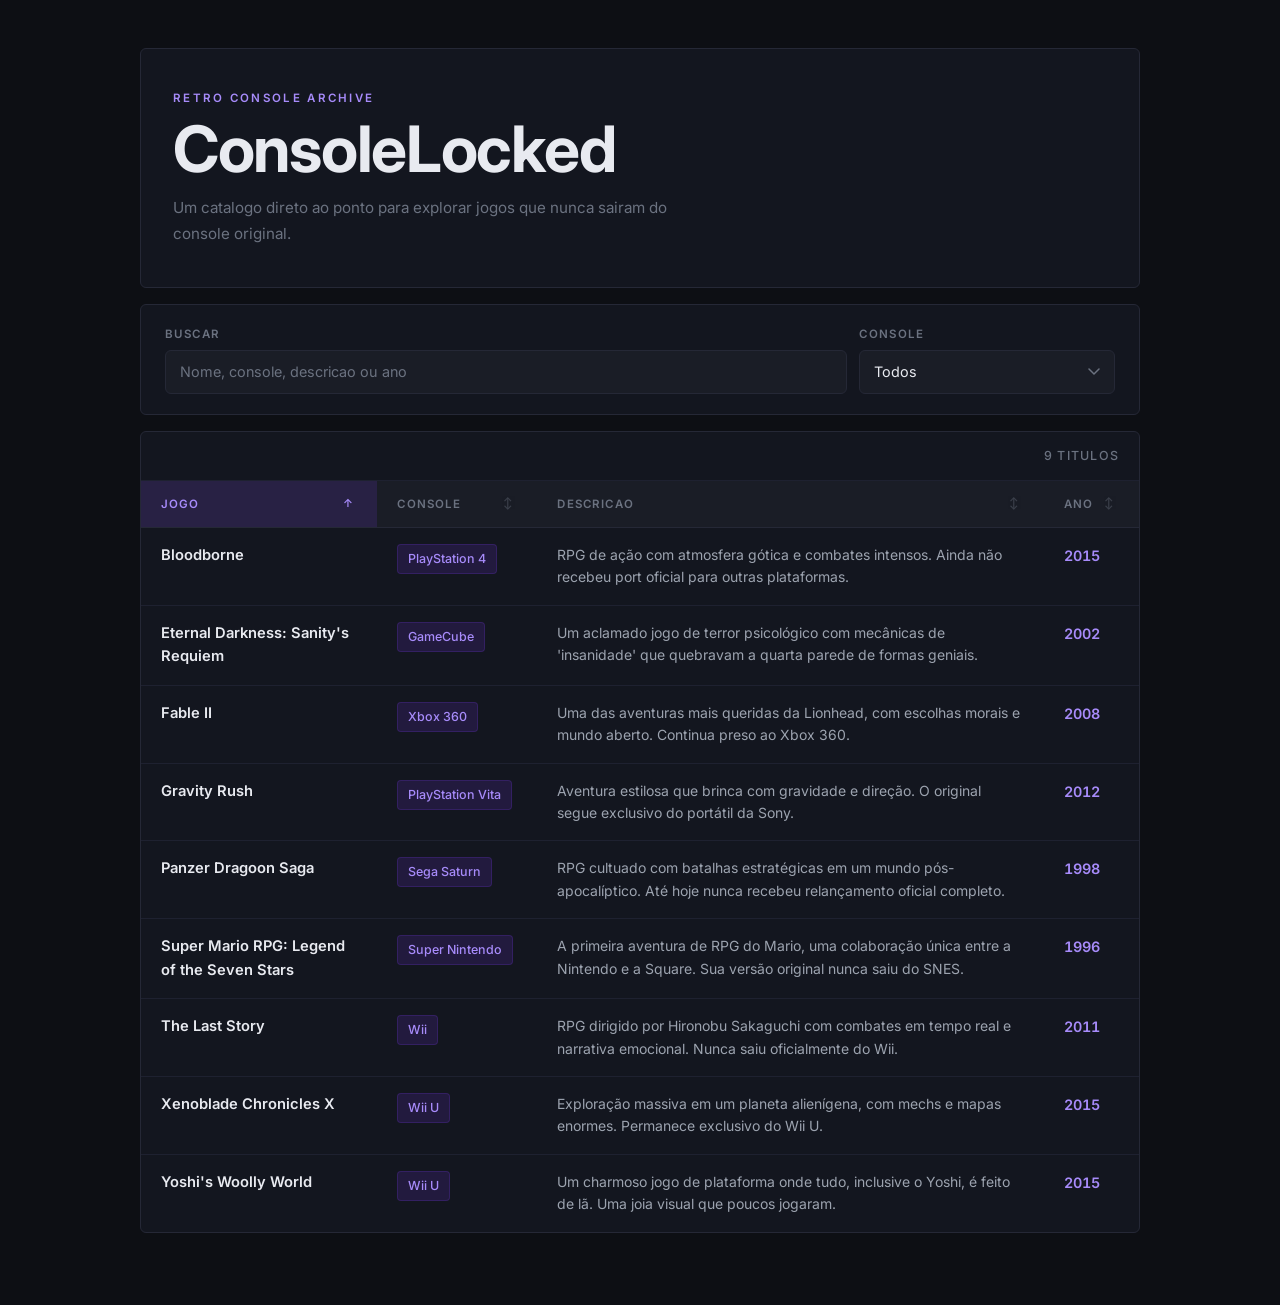
<file: index.html>
<!DOCTYPE html>
<html lang="pt-BR">
<head>
    <meta charset="UTF-8">
    <meta name="viewport" content="width=device-width, initial-scale=1.0">
    <meta name="description" content="Catalogo minimalista de jogos presos aos seus consoles originais.">
    <meta name="theme-color" content="#0d0f14">
    <title>ConsoleLocked</title>
    <link rel="preconnect" href="https://fonts.googleapis.com">
    <link rel="preconnect" href="https://fonts.gstatic.com" crossorigin>
    <link href="https://fonts.googleapis.com/css2?family=Inter:wght@400;500;600;700&display=swap" rel="stylesheet">
    <link rel="stylesheet" href="style.css">
    <link rel="icon" href="data:,">
</head>
<body>
    <main class="app-shell">
        <header class="hero">
            <p class="hero__kicker">Retro Console Archive</p>
            <h1>ConsoleLocked</h1>
            <p class="hero__lede">
                Um catalogo direto ao ponto para explorar jogos que nunca sairam do console original.
            </p>
        </header>

        <section class="filter-panel" aria-label="Filtros do catálogo">
            <label class="field" for="search-input">
                <span>Buscar</span>
                <input id="search-input" type="search" placeholder="Nome, console, descricao ou ano" autocomplete="off">
            </label>

            <label class="field" for="console-filter">
                <span>Console</span>
                <select id="console-filter">
                    <option value="todos">Todos</option>
                </select>
            </label>
        </section>

        <section class="catalog" aria-label="Catálogo de jogos">
            <div class="catalog__meta">
                <p id="results-count" aria-live="polite">0 titulos</p>
            </div>

            <div class="table-shell">
                <table class="game-table" aria-label="Lista de jogos presos em seus consoles originais">
                    <thead>
                        <tr>
                            <th>
                                <button class="sort-button" type="button" data-column="nome">
                                    Jogo
                                    <span class="sort-indicator" aria-hidden="true"></span>
                                </button>
                            </th>
                            <th>
                                <button class="sort-button" type="button" data-column="console">
                                    Console
                                    <span class="sort-indicator" aria-hidden="true"></span>
                                </button>
                            </th>
                            <th>
                                <button class="sort-button" type="button" data-column="descricao">
                                    Descricao
                                    <span class="sort-indicator" aria-hidden="true"></span>
                                </button>
                            </th>
                            <th>
                                <button class="sort-button" type="button" data-column="ano">
                                    Ano
                                    <span class="sort-indicator" aria-hidden="true"></span>
                                </button>
                            </th>
                        </tr>
                    </thead>
                    <tbody id="game-list">
                        <tr>
                            <td colspan="4">Carregando jogos...</td>
                        </tr>
                    </tbody>
                </table>
            </div>
        </section>
    </main>

    <script src="script.js" defer></script>
    <noscript>
        <p style="text-align:center;padding:2rem;font-family:sans-serif;">
            Este site requer JavaScript para exibir o catálogo de jogos. Por favor, habilite o JavaScript no seu navegador.
        </p>
    </noscript>
</body>
</html>
</file>
<file: style.css>
/* ─── Design Tokens ─────────────────────────────────────────────────────── */
:root {
    /* Backgrounds */
    --bg:          #0d0f14;
    --bg-surface:  #13161f;
    --bg-elevated: #1a1d26;
    --bg-hover:    #1f2230;

    /* Borders */
    --border:      #252836;
    --border-soft: #1e2130;

    /* Text */
    --text:        #e8eaf0;
    --text-muted:  #6b7280;
    --text-dim:    #9ca3af;

    /* Accent — roxo vibrante */
    --accent:      #7c3aed;
    --accent-dim:  rgba(124, 58, 237, 0.15);
    --accent-glow: rgba(124, 58, 237, 0.25);
    --accent-border: rgba(124, 58, 237, 0.2);
    --accent-text: #a78bfa;

    /* Misc */
    --radius:      6px;
    --transition:  150ms ease;
}

/* ─── Reset ─────────────────────────────────────────────────────────────── */
*, *::before, *::after {
    box-sizing: border-box;
}

html {
    scroll-behavior: smooth;
}

body {
    margin: 0;
    min-height: 100vh;
    background-color: var(--bg);
    color: var(--text);
    font-family: "Inter", system-ui, -apple-system, sans-serif;
    font-size: 15px;
    line-height: 1.6;
    -webkit-font-smoothing: antialiased;
}

/* ─── Layout Shell ───────────────────────────────────────────────────────── */
.app-shell {
    width: min(1000px, calc(100% - 32px));
    margin: 0 auto;
    padding: 48px 0 72px;
}

/* ─── Hero ───────────────────────────────────────────────────────────────── */
.hero {
    padding: 40px 32px;
    margin-bottom: 16px;
    background: var(--bg-surface);
    border: 1px solid var(--border);
    border-radius: var(--radius);
}

.hero__kicker {
    margin: 0 0 10px;
    color: var(--accent-text);
    font-size: 0.72rem;
    font-weight: 600;
    letter-spacing: 0.2em;
    text-transform: uppercase;
}

.hero h1 {
    margin: 0;
    font-size: clamp(2.2rem, 6vw, 4rem);
    font-weight: 700;
    line-height: 1;
    letter-spacing: -0.02em;
    color: var(--text);
}

.hero h1 span {
    color: var(--accent-text);
}

.hero__lede {
    max-width: 52ch;
    margin: 14px 0 0;
    color: var(--text-muted);
    font-size: 0.95rem;
    line-height: 1.7;
}

/* ─── Filter Panel ───────────────────────────────────────────────────────── */
.filter-panel {
    display: grid;
    grid-template-columns: minmax(0, 1.6fr) minmax(180px, 0.6fr);
    gap: 12px;
    padding: 20px 24px;
    margin-bottom: 16px;
    background: var(--bg-surface);
    border: 1px solid var(--border);
    border-radius: var(--radius);
}

.field {
    display: grid;
    gap: 6px;
}

.field span {
    color: var(--text-muted);
    font-size: 0.72rem;
    font-weight: 600;
    letter-spacing: 0.12em;
    text-transform: uppercase;
}

.field input,
.field select {
    width: 100%;
    min-height: 44px;
    padding: 0 14px;
    background: var(--bg-elevated);
    border: 1px solid var(--border);
    border-radius: var(--radius);
    color: var(--text);
    font: inherit;
    font-size: 0.9rem;
    transition: border-color var(--transition), box-shadow var(--transition);
    appearance: none;
    -webkit-appearance: none;
}

.field select {
    background-image: url("data:image/svg+xml,%3Csvg xmlns='http://www.w3.org/2000/svg' width='12' height='8' viewBox='0 0 12 8'%3E%3Cpath d='M1 1l5 5 5-5' stroke='%236b7280' stroke-width='1.5' fill='none' stroke-linecap='round'/%3E%3C/svg%3E");
    background-repeat: no-repeat;
    background-position: right 14px center;
    padding-right: 36px;
}

.field input::placeholder {
    color: var(--text-muted);
}

.field input:focus,
.field select:focus {
    outline: none;
    border-color: var(--accent);
    box-shadow: 0 0 0 3px var(--accent-glow);
}

/* ─── Catalog ────────────────────────────────────────────────────────────── */
.catalog {
    background: var(--bg-surface);
    border: 1px solid var(--border);
    border-radius: var(--radius);
    overflow: hidden;
}

.catalog__meta {
    display: flex;
    justify-content: flex-end;
    padding: 14px 20px;
    border-bottom: 1px solid var(--border-soft);
}

.catalog__meta p {
    margin: 0;
    color: var(--text-muted);
    font-size: 0.78rem;
    font-weight: 500;
    letter-spacing: 0.1em;
    text-transform: uppercase;
}

/* ─── Table ──────────────────────────────────────────────────────────────── */
.table-shell {
    overflow-x: auto;
}

.game-table {
    width: 100%;
    border-collapse: collapse;
}

.game-table th {
    padding: 0;
    background: var(--bg-elevated);
    border-bottom: 1px solid var(--border);
}

.game-table td {
    padding: 16px 20px;
    border-bottom: 1px solid var(--border-soft);
    text-align: left;
    vertical-align: top;
    font-size: 0.9rem;
}

.game-table tbody tr:last-child td {
    border-bottom: none;
}

.game-table tbody tr {
    transition: background var(--transition);
}

.game-table tbody tr:hover {
    background: var(--bg-hover);
}

.game-table td:first-child {
    color: var(--text);
    font-weight: 600;
    font-size: 0.92rem;
}

.game-table td:nth-child(2) {
    width: 160px;
}

.game-table td:nth-child(3) {
    color: var(--text-dim);
    font-size: 0.875rem;
    line-height: 1.6;
}

.game-table td:last-child {
    width: 80px;
    color: var(--accent-text);
    font-weight: 600;
    font-variant-numeric: tabular-nums;
}

/* ─── Console Pill ───────────────────────────────────────────────────────── */
.console-pill {
    display: inline-flex;
    align-items: center;
    padding: 4px 10px;
    background: var(--accent-dim);
    border: 1px solid var(--accent-border);
    border-radius: 4px;
    color: var(--accent-text);
    font-size: 0.78rem;
    font-weight: 500;
    white-space: nowrap;
}

/* ─── Sort Button ────────────────────────────────────────────────────────── */
.sort-button {
    width: 100%;
    border: 0;
    background: transparent;
    color: var(--text-muted);
    font: inherit;
    font-size: 0.72rem;
    font-weight: 600;
    letter-spacing: 0.1em;
    text-transform: uppercase;
    display: inline-flex;
    align-items: center;
    justify-content: space-between;
    gap: 8px;
    padding: 14px 20px;
    cursor: pointer;
    text-align: left;
    transition: color var(--transition), background var(--transition);
}

.sort-button:hover {
    color: var(--text);
    background: var(--bg-hover);
}

.sort-button.is-active {
    color: var(--accent-text);
    background: var(--accent-dim);
}

.sort-button:focus-visible {
    outline: 2px solid var(--accent);
    outline-offset: -2px;
}

/* ─── Sort Indicator ─────────────────────────────────────────────────────── */
.sort-indicator {
    display: inline-flex;
    align-items: center;
    justify-content: center;
    width: 18px;
    height: 18px;
    flex-shrink: 0;
    opacity: 0.4;
    transition: opacity var(--transition);
}

.sort-indicator::after {
    content: "↕";
    font-size: 0.7rem;
    color: var(--text-muted);
}

.sort-button.is-active .sort-indicator {
    opacity: 1;
}

.sort-button[data-direction="asc"] .sort-indicator::after {
    content: "↑";
    color: var(--accent-text);
}

.sort-button[data-direction="desc"] .sort-indicator::after {
    content: "↓";
    color: var(--accent-text);
}

/* ─── Empty / Loading State ──────────────────────────────────────────────── */
.game-table td[colspan] {
    text-align: center;
    padding: 48px 20px;
    color: var(--text-muted);
    font-size: 0.9rem;
}

/* ─── Mobile ─────────────────────────────────────────────────────────────── */
@media (max-width: 720px) {
    .app-shell {
        width: calc(100% - 24px);
        padding-top: 24px;
        padding-bottom: 48px;
    }

    .hero {
        padding: 28px 20px;
    }

    .filter-panel {
        grid-template-columns: 1fr;
        padding: 16px 20px;
    }

    .catalog__meta {
        padding: 12px 16px;
    }

    /* Stack table on mobile */
    .game-table,
    .game-table thead,
    .game-table tbody,
    .game-table tr,
    .game-table th,
    .game-table td {
        display: block;
    }

    .game-table thead {
        display: none;
    }

    .game-table tbody tr {
        padding: 16px;
        border-bottom: 1px solid var(--border);
    }

    .game-table tbody tr:last-child {
        border-bottom: none;
    }

    .game-table td {
        width: 100% !important;
        padding: 0;
        border: none;
        font-size: 0.875rem;
    }

    /* Exibe o label semântico antes do valor no mobile */
    .game-table td[data-label]::before {
        content: attr(data-label) ": ";
        display: block;
        color: var(--text-muted);
        font-size: 0.68rem;
        font-weight: 600;
        letter-spacing: 0.1em;
        text-transform: uppercase;
        margin-bottom: 2px;
    }

    .game-table td[data-label="Jogo"]::before {
        display: none; /* O nome do jogo já é o título visual da linha */
    }

    .game-table td + td {
        margin-top: 8px;
    }

    .game-table td:first-child {
        font-size: 0.95rem;
    }

    .game-table td:last-child {
        color: var(--text-muted);
        font-size: 0.8rem;
    }
}

@media (max-width: 480px) {
    .hero h1 {
        font-size: 2rem;
    }
}
</file>
